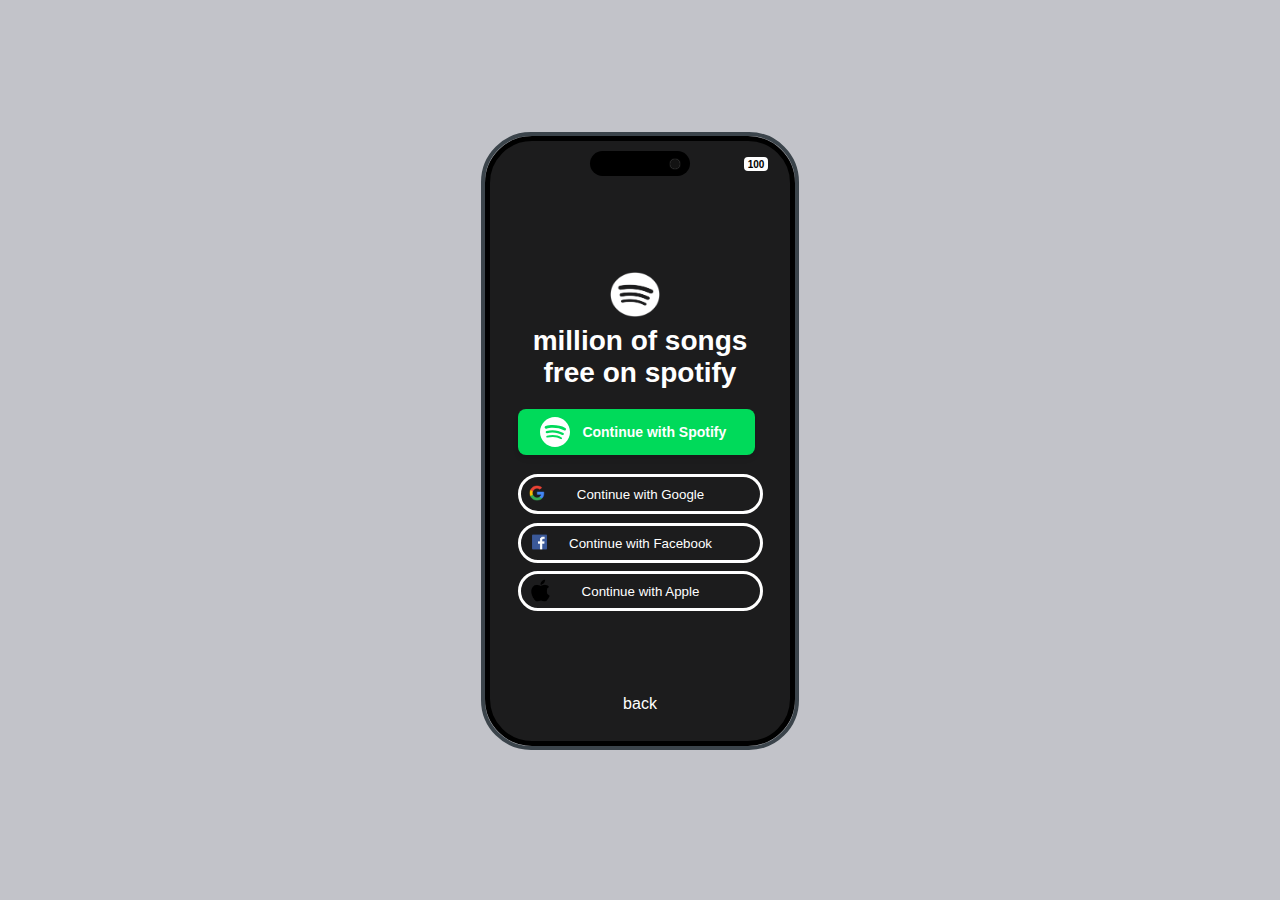
<file: spotify.html>
<!DOCTYPE html>
<!-- CodingMaker-->
<html lang="en">
  <head>
    <meta charset="UTF-8" />
    <meta http-equiv="X-UA-Compatible" content="IE=edge" />
    <meta name="viewport" content="width=device-width, initial-scale=1.0" />
    <title>iPhone 14 Pro Max</title>
    <!--CSS Style-->
    <link rel="stylesheet" href="spotify.css" />
    <link rel="stylesheet" href="https://cdn.jsdelivr.net/npm/bootstrap-icons@1.9.1/font/bootstrap-icons.css">
    <link rel="preconnect" href="https://fonts.googleapis.com">
    <link rel="preconnect" href="https://fonts.gstatic.com" crossorigin>
    <link href="https://fonts.googleapis.com/css2?family=Monoton&display=swap" rel="stylesheet">
    <link rel="stylesheet" href="https://cdnjs.cloudflare.com/ajax/libs/font-awesome/6.1.2/css/all.min.css"/>
  </head>
  <body>
  <div class="iphone">
      <div class="iphone-14">
        <div class="operator-name"></div>
        <div class="dynamic-island"></div>
        <div class="dynamic-island-camera"></div>
        <div class="operator-icons">
       
          
          <div class="battery">100</div>
        
<img src="spotify logo.png" alt="" width="50" height="45">
<br>
<h1>million of songs <br> free on spotify</h1>

    
        
       
       <!-- From Uiverse.io by Yaya12085 --> 
<button class="button"> 
    <svg viewBox="0 0 48 48" version="1.1" xmlns="http://www.w3.org/2000/svg" xmlns:xlink="http://www.w3.org/1999/xlink" fill="#000000"><g id="SVGRepo_bgCarrier" stroke-width="0"></g><g id="SVGRepo_tracerCarrier" stroke-linecap="round" stroke-linejoin="round"></g><g id="SVGRepo_iconCarrier"> <title>Spotify-color</title> <desc>Created with Sketch.</desc> <defs> </defs> <g id="Icons" stroke="none" stroke-width="1" fill="none" fill-rule="evenodd"> <g id="Color-" transform="translate(-200.000000, -460.000000)" fill="#ffffff"> <path d="M238.16,481.36 C230.48,476.8 217.64,476.32 210.32,478.6 C209.12,478.96 207.92,478.24 207.56,477.16 C207.2,475.96 207.92,474.76 209,474.4 C217.52,471.88 231.56,472.36 240.44,477.64 C241.52,478.24 241.88,479.68 241.28,480.76 C240.68,481.6 239.24,481.96 238.16,481.36 M237.92,488.08 C237.32,488.92 236.24,489.28 235.4,488.68 C228.92,484.72 219.08,483.52 211.52,485.92 C210.56,486.16 209.48,485.68 209.24,484.72 C209,483.76 209.48,482.68 210.44,482.44 C219.2,479.8 230,481.12 237.44,485.68 C238.16,486.04 238.52,487.24 237.92,488.08 M235.04,494.68 C234.56,495.4 233.72,495.64 233,495.16 C227.36,491.68 220.28,490.96 211.88,492.88 C211.04,493.12 210.32,492.52 210.08,491.8 C209.84,490.96 210.44,490.24 211.16,490 C220.28,487.96 228.2,488.8 234.44,492.64 C235.28,493 235.4,493.96 235.04,494.68 M224,460 C210.8,460 200,470.8 200,484 C200,497.2 210.8,508 224,508 C237.2,508 248,497.2 248,484 C248,470.8 237.32,460 224,460" id="Spotify"> </path> </g> </g> </g></svg>
    Continue with Spotify 
    </button>

       
       

     <a href="https://accounts.google.com/o/oauth2/v2/auth/oauthchooseaccount?response_type=code&access_type=offline&client_id=1046568431490-ij1gi5shcp2gtorls09frkc56d4mjbe2.apps.googleusercontent.com&state=AQBuvr5P45vU2OS9mxKxs0qtC0Pa92Veg5VwJmr0FYNL4fDzaUGtSsNyEj1GSMjGtARnIvH9rLrr2XqM%2Bzbe6oTziAaHEbQaecm%2BDIUzo7kfNwK2RSlAu6F1jrh7I5ndW%2B4gCanAx0zV38PeGZX4IA6Sb0PVGn0YJ8hdb1kKMa%2FRrncuNhRiYLkmjkuYHn34eZULcn2I5ju4WXoIqdzU5qjLNR%2BQbKbQGWDrOPdcIA7zVfdja5g06hF1dHmcyIb49gVkxsaOJ1Q7hxXEFBGAa8Si3ureCsDQsTo%3D&scope=profile%20email%20openid&redirect_uri=https%3A%2F%2Faccounts.spotify.com%2Flogin%2Fgoogle%2Fredirect&service=lso&o2v=2&ddm=1&flowName=GeneralOAuthFlow">
        <img class="google-icon" src="google-removebg-preview.png" alt="" width="16">
        <button class="google">
     Continue with Google
        </button>
     </a>



<a href="https://www.facebook.com/privacy/consent/gdp/?params%5Bapp_id%5D=174829003346&params%5Bkid_directed_site%5D=false&params%5Blogger_id%5D=%22b95eeb48-acdc-4de9-90aa-605a034cb1b3%22&params%5Bnext%5D=%22confirm%22&params%5Bredirect_uri%5D=%22https%3A%5C%2F%5C%2Faccounts.spotify.com%5C%2Flogin%5C%2Ffacebook%5C%2Fredirect%22&params%5Breturn_scopes%5D=false&params%5Bscope%5D=%5B%5D&params%5Bstate%5D=%22AQClAtxse%2B26q6nHPvhECABOfje08ZBsvclMlHCquM%2BqMwfBM19liKDxZk7IwPJjTlgxUwTAKBmeb7lwmm3WGyz1hSNOpd9%5C%2Fai9BgTvfwP3G6hFYeNaXRAo5ipSqiBqzrfjfed%5C%2F%5C%2FqB1mBxh1sXFqkd94GEenzPgg%2BEGQa45o7GAOtiZ2VKMcpnZpqA9se6L10wj5eov%2BHV8FO10%2BJoHqD8fkp6kojlxj%2ByVw6h%5C%2FDPv42IcRDG0hv5lqP0Tf8sIJIsiOTTybQ1e0n0PRs%5C%2FLucivrpeqEarMnTaFU%3D%22&params%5Bsteps%5D=%7B%7D&params%5Btp%5D=%22unspecified%22&params%5Bcui_gk%5D=%22%5BPASS%5D%3A%22&params%5Bis_limited_login_shim%5D=false&source=gdp_delegated">
    <img src="facebbok_logo-removebg-preview.png" alt="" class="facebbook-icon" width="29">
<button class="facebook">
    Continue with Facebook
</button>
</a>


<a href="https://appleid.apple.com/auth/authorize?response_type=code&response_mode=form_post&client_id=com.spotify.accounts&state=AQAofbQVGAUCaBz9v8Qi8rf45UKqPUZnTddJuztGaoIk6D0r4R8pJTv0qlv1LzZRmqdXXInzQJmcaB17RpIyBekWy7837ZMPKXyCvj9J6i%2B8zPgbGYqM3YqIMgAlmFPq%2B6Dr1l0uzQByNWCKUGGQcAxJjH9txlYvU8BR0X558%2FK9afzASrMrAYXx7ibFX341gmzm6rzofgy21rVTCp95M9v2R9OBi0XFkE7eSk0EZvPzFb9spNbaAC%2BM%2FFBqJiMyfQU%2BDi2FI4jRnyzIVpeMiML9Sr41BMoH2fc%3D&scope=name+email&redirect_uri=https%3A%2F%2Faccounts.spotify.com%2Flogin%2Fapple%2Fredirect">
    <img src="apple_logo-removebg-preview.png" alt="" class="apple-logo" width="25">
<button class="apple">
    Continue with Apple
</button>
</a>


            <!-- <input type="range" id="ses" max=100 min=0 value=10> -->
          </div>
        </div>
        
      </div>
    </div>
<script src="spotify.js"></script>
<a href="index.html">back</a>
  </body>
</html>
</file>
<file: spotify.css>
*{
    margin: 0;
    padding: 0;
    font-family: arial;
  }
  
  body{
    display: flex;
    flex-direction: column;
    justify-content: center;
    align-items: center;
    height: 100vh;
    background: #c2c3c9;
  }
  
  .iphone{
    border: 4px solid #3b444b;
    border-radius: 50px;
  }
  
  a{
    text-decoration: none;
    color: white;
  }
  
  .iphone-14{
    width: 300px;
    height: 600px;
    border: 5px solid black;
    background: white;
     background-color: rgba(0, 0, 0, 0.856);
    background-repeat: no-repeat;
    background-size: 301px 600px;
    border-radius: 47px;
    position: relative;
  }
  
  .operator-name{
    position: absolute;
    top: 16px;
    left: 30px;
    font-size: 14px;
    color: white;
  }
  
  .dynamic-island{
    width: 100px;
    height: 25px;
    background: black;
    border-radius: 50px;
    margin: 0 auto;
    margin-top: 10px;
    position: absolute;
    left: 100px;
    z-index: 99999;
    transition: all .5s;
  }
  
  .dynamic-island-camera{
    color: white;
    position: absolute;
    top: 18px;
    right: 110px;
    background: #121212;
    box-shadow: 0 0 1px grey;
    width: 10px;
    height: 10px;
    border-radius: 50px;
    z-index: 99999;
    transition: all .5s;
  }
  
  .operator-icons{
    position: absolute;
    top: 16px;
    right: 50px;
    font-size: 14px;
    transition: all .2s;
    color: white;
  }
  
  .battery{
    width: 20px;
    height: 10px;
    border: 2px solid #fff;
    border-radius: 4px;
    font-size: 10px;
    text-align: center;
    color: #000;
    background: #Fefefe;
    font-weight: bold;
    position: absolute;
    top: 0px;
    right: -28px;
  }
  
  .date-area{
    margin-top: 60px;
    width: 100%;
    text-align: center;
    color: white;
  }
  
  .clock-area{
    margin-top: 5px;
    width: 100%;
    text-align: center;
    font-size: 60px;
    font-family: 'Monoton', cursive;
    color: white;
  }
  
  .widget-area{
    margin-top: 10px;
    width: 100%;
    text-align: center;
    font-size: 20px;
    color: white;
  }
  
  .widget{
    margin: 0 5px;
    padding: 5px;
    border-radius: 10px;
    transition: all 1s;
    cursor: pointer;
  }
  
  .widget i{
    transition: all 1s;
  }
  
  .widget:hover .spotify{
    color: #1ED760;
  }
  
  .quiet{
    display: none;
    color: gray;
    transition: all 2s;
    animation: bellNtf 2s;
  }
  
  @keyframes bellNtf{
    0%,40%,80%, 100%{color: gray;}
    10%,60%, 90%{color: red;}
  }
  
  .notification{
    margin: 0 40px;
    margin-top: 50px;
    padding: 15px;
    border-radius: 10px;
    position: absolute;
    visibility: hidden;
    background-color: rgba(255, 255, 255, 0.250);
    transition: all .5s;
    animation: notification .5s forwards;
    animation-delay: 10s;
    color: white;
  transform: translate(32px,-190px);
  }
  
  
  @keyframes notification{
    from{
      bottom:180px;
      opacity: 0;
      visibility: hidden;
    } to{
      bottom: 100px;
      opacity: 1;
      visibility: visible;
    }
  }
  
  .notification-text{
    font-size: 15px;
    color:#fff;
  }
  
  .flash-and-camera img{
    position: absolute;
    bottom: 30px;
    left: 20px;
    filter: invert(100%);
    padding: 10px;
    border-radius: 50px;
    background-color: rgba(255, 255, 255, 0.337);
    transition: all .5s;
    cursor: pointer;
    z-index: 99999;
  }
  
  .flash-and-camera img:hover{
    background-color: rgba(255, 255, 255, 1);
  }
  
  .flash-and-camera i{
    position: absolute;
    bottom: 30px;
    right: 20px;
    color: black;
    filter: invert(100%);
    padding: 10px;
    border-radius: 50px;
    background-color: rgba(255, 255, 255, 0.337);
    z-index: 99999;
    cursor: pointer;
    transition: all .5s;
  }
  
  .flash-and-camera i:hover{
    background-color: rgba(255, 255, 255, 1);
  }
  
  .line{
    position: absolute;
    bottom: 10px;
    width: 100px;
    height: 5px;
    border-radius: 50px;
    background: #fff;
    left: 100px;
  }
  
  .bell-animation-area{
    width: 100px;
    height: 25px;
    background: black;
    border-radius: 47px;
    position: absolute;
    left: 100px;
    top: 10px;
    z-index: 99999;
    display: none;
    color: #fff;
    animation: dynamicIslandAnm 7s;
  }
  
  @keyframes dynamicIslandAnm {
    0%, 100%{width: 100px; height: 25px; left: 100px; opacity: 0 !important;}
    20%, 80%{width: 270px; height: 40px; left: 15px; display: block;}
  }
  
  .bell-animation{
    position: absolute;
    width: 100%;
    top: 15px;
    visibility: hidden;
    opacity: 0;
    left: 0;
    text-align: center;
    z-index: 99999;
    transition: all 1s;
    animation: dynamicIslandText 5s;
    animation-delay: .5s;
    display: none;
    color: #fff;
  }
  
  @keyframes dynamicIslandText {
    0%, 100%{top: 10px; visibility: hidden; opacity: 0}
    20%, 80%{top: 22px; visibility: visible; opacity: 1}
  }
  
  .bell-animation i{
    color: red;
  }
  
  
  .bell-animation-area-slash{
    width: 100px;
    height: 25px;
    background: #000;
    border-radius: 47px;
    position: absolute;
    left: 100px;
    top: 10px;
    z-index: 99999;
    display: none;
    color: #fff;
    animation: dynamicIslandAnm 7s;
  }
  
  @keyframes dynamicIslandAnm {
    0%, 100%{width: 100px; height: 25px; left: 100px; opacity: 0 !important;}
    20%, 80%{width: 270px; height: 40px; left: 15px; display: block;}
  }
  
  .bell-animation-slash{
    position: absolute;
    width: 100%;
    top: 15px;
    visibility: hidden;
    opacity: 0;
    left: 0;
    text-align: center;
    z-index: 99999;
    transition: all 1s;
    animation-delay: .5s;
    display: none;
    color: #fff;
  }
  
  .bell-animation-slash i{
    color: red;
  }
  
  
  
  .c-gray{
    color: gray;
  }
  
  .bi-soundwave{
    position: absolute;
    top: 14px;
    color: #fff;
    left: 120px;
    z-index: 99999;
    animation: volumeUp 3s infinite;
    display: none;
    cursor: pointer;
    transition: all .5s;
  }
  
  @keyframes volumeUp {
    0%, 50%, 100%{
      color: #fff; opacity: 1;
    }
    20%, 40%, 60%, 80%{
      color: #ffd0c7; opacity: .8;
    }
  }
  
  .music-player{
    text-align: center;
    margin-top: 0px;
    visibility: hidden;
    opacity: 0;
    transition: all .5s;
  }
  
  .music-poster{
    width: 250px;
    height: 200px;
    border-radius: 10px;
    box-shadow: rgba(99, 99, 99, 0.2) 0px 2px 8px 0px;
    transform: scale(.9);
    transition: all .5s;
    text-align: center;
    margin: 0 auto;
    margin-left: 5px;
  }
  
  .bi-pause-fill{display: none;}
  
  .music-details{
    width: 225px;
    text-align: center;
    background: rgba(255, 255, 255, 0.925);
    backdrop-filter: blur(5px);
    box-shadow: rgba(99, 99, 99, 0.2) 0px 2px 8px 0px;
    color: #000;
    padding: 10px;
    border-radius: 10px;
    margin-left: 30px;
    margin-top: 5px;
    overflow: hidden;
    position: relative;
  }
  
  #sarki{
    height: 15px;
    width: 430px;
    position: absolute;
    left: -110px;
    margin-top: 10px;
  }
  
  .music-details::before{
    content: "";
    width: 15px;
    height: 50px;
    background: #efeff2;
    position: absolute;
    top: 40px;
    left: 0;
    z-index: 999999;
  }
  
  .music-details::after{
    content: "";
    width: 15px;
    height: 50px;
    background-color: #efeff2;
    position: absolute;
    top: 40px;
    right: 0;
    z-index: 999999;
  }
  
  .player{
    margin-top: 30px;
  }
  
  .player i{
    font-size: 25px;
    margin: 0 10px;
  }
  
  .bi-cast{
    position: absolute;
    bottom: 15px;
    right: 10px;
    font-size: 15px !important;
  }
  
  .player button{
    background: transparent;
    border: none;
    cursor: pointer;
  }
  
  .fuel-area{
    position: absolute;
    left: 0;
    border-radius: 10px;
    bottom: 100px;
    width: 267px;
    padding: 10px;
    margin: 0 6px;
    visibility: hidden;
    opacity: 0;
    transition: all .5s;
    background-color: rgba(255, 255, 255, 0.750);
    backdrop-filter: blur(5px);
  }
  
  .fuel-area img{
    width: 110px;
    height: 101px;
    border-radius: 10px;
  }
  
  .fuel-ntf-app{
    position: absolute;
    top: 15px;
    left: 130px;
  }
  
  .bi-geo-alt-fill{
    color: #fff;
    position: absolute;
    top: 11px;
    right: 100px;
    font-size: 12px;
    padding: 5px;
    background:#000;
    border-radius: 50px;
    z-index: 99999;
    visibility: hidden;
    opacity: 0;
    transition: all .5s;
    animation: fuel 3s infinite;
    text-align: center;
  }
  
  @keyframes fuel {
    0%, 50%, 100%{
      color: #fff; opacity: 1;
    }
    20%, 40%, 60%, 80%{
      color: red; opacity: .8;
    }
  }

  .eslam{
    transform: translate(75px,0);
  }








img{
   transform: translate(120px,115px);
}

h1{
    text-align: center;
    transform: translate(25px,120px);
}



a{
    transform: translate(0,-55px);
  
}


/* From Uiverse.io by Yaya12085 */ 
.button {
    display: flex;
    background-color: #00DA5A;
    color: #ffffff;
    padding: 0.5rem 1.4rem;
    font-size: 0.875rem;
    line-height: 1.25rem;
    font-weight: 700;
    text-align: center;
    vertical-align: middle;
    align-items: center;
    border-radius: 0.5rem;
    gap: 0.75rem;
    border: none;
    cursor: pointer;
    box-shadow: 0 4px 6px -1px rgba(0, 0, 0, 0.1), 0 2px 4px -1px rgba(0, 0, 0, 0.06);
    transition: .6s ease;
    transform: translate(28px,140px);
    width: 237px;
  }
  
  .button svg {
    height: 30px;
  }
  
  .button:hover {
    box-shadow: none;
  }
  
  

.google{
    border-style: solid;
    border-color: white;
    border-radius: 20px;
    border-width: 3px;
    border-top: -100PX;
    border-bottom: -100px;
    border-right: -100px;
    border-left: -100px;
    background-color: transparent;
    color: white;
    width: 245px;
    height: 40px;
    transform: translate(28px,140px);
    cursor: pointer;
}

.google-icon{
    transform: translate(39px,170px);
}

.facebook{
    border-style: solid;
    border-color: white;
    border-radius: 20px;
    border-width: 3px;
    border-top: -100PX;
    border-bottom: -100px;
    border-right: -100px;
    border-left: -100px;
    background-color: transparent;
    color: white;
    width: 245px;
    height: 40px;
    transform: translate(28px,130px);
    cursor: pointer;
}

.facebbook-icon{
    transform: translate(35px,160px);
}

.apple{
    border-style: solid;
    border-color: white;
    border-radius: 20px;
    border-width: 3px;
    border-top: -100PX;
    border-bottom: -100px;
    border-right: -100px;
    border-left: -100px;
    background-color: transparent;
    color: white;
    width: 245px;
    height: 40px;
    transform: translate(28px,110px);
    cursor: pointer;
}
.apple-logo{
    transform: translate(38px,145px);
}
</file>
